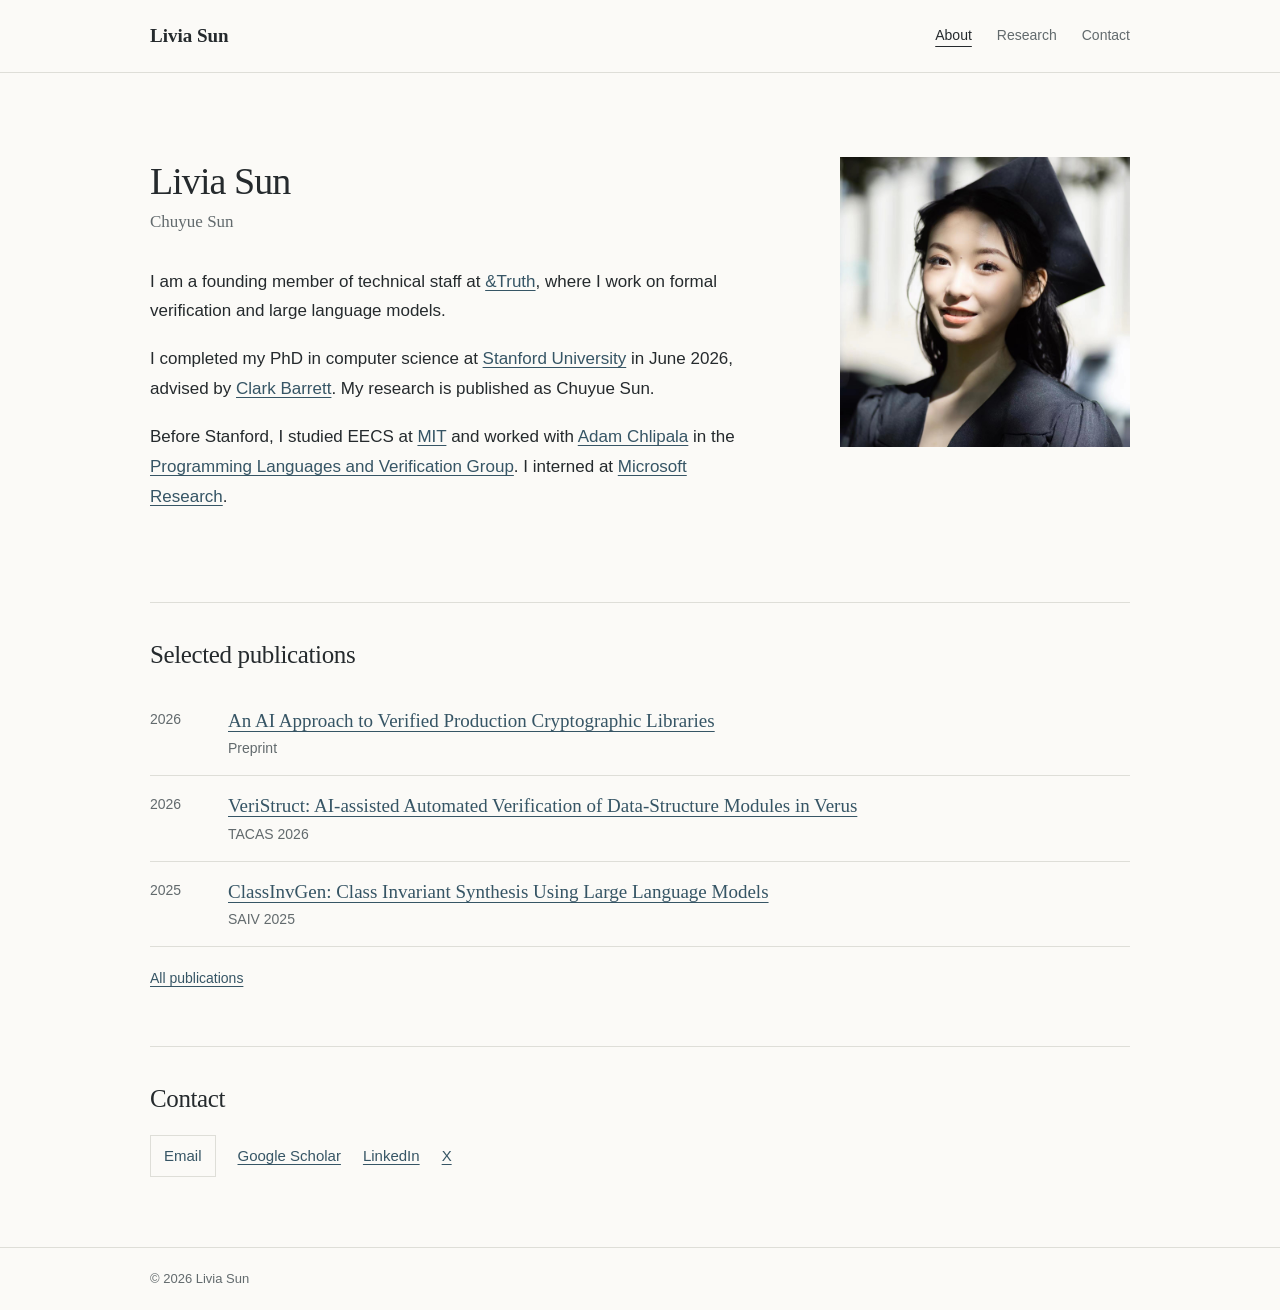
<file: index.html>
<!doctype html>
<html lang="en">
<head>
  <meta charset="utf-8">
  <meta name="viewport" content="width=device-width, initial-scale=1">
  <meta name="description" content="Livia Sun (Chuyue Sun) is a founding member of technical staff at &amp;Truth, working on formal verification and large language models.">
  <meta name="google-site-verification" content="ytzGGrZhYwLzTqrmR_ZGoiq-aJALS6p9JFSgPpPP_lE">
  <link rel="canonical" href="https://chuyuesun.github.io/">
  <title>Livia Sun</title>
  <link rel="stylesheet" href="styles.css?v=20261105">
</head>
<body>
  <a class="skip-link" href="#main">Skip to content</a>
  <header class="site-header">
    <div class="container header-inner">
      <a class="wordmark" href="./">Livia Sun</a>
      <nav aria-label="Main navigation">
        <a aria-current="page" href="./">About</a>
        <a href="research.html">Research</a>
        <a href="#contact">Contact</a>
      </nav>
    </div>
  </header>

  <main id="main" class="container">
    <section class="intro" aria-labelledby="intro-title">
      <div class="intro-copy">
        <h1 id="intro-title">Livia Sun</h1>
        <p class="alternate-name">Chuyue Sun</p>
        <p>I am a founding member of technical staff at <a href="https://andtruth.com/">&amp;Truth</a>, where I work on formal verification and large language models.</p>
        <p>I completed my PhD in computer science at <a href="https://cs.stanford.edu/">Stanford University</a> in June 2026, advised by <a href="https://theory.stanford.edu/~barrett/">Clark Barrett</a>. My research is published as Chuyue Sun.</p>
        <p>Before Stanford, I studied EECS at <a href="https://www.eecs.mit.edu/">MIT</a> and worked with <a href="https://adam.chlipala.net/">Adam Chlipala</a> in the <a href="https://plv.csail.mit.edu/">Programming Languages and Verification Group</a>. I interned at <a href="https://www.microsoft.com/en-us/research/">Microsoft Research</a>.</p>
      </div>
      <img class="portrait" src="assets/profile.jpg" width="1440" height="1440" alt="Portrait of Livia Sun">
    </section>

    <section class="selected" aria-labelledby="selected-title">
      <h2 id="selected-title">Selected publications</h2>
      <ol class="selected-list">
        <li><span class="year">2026</span><div><a href="https://arxiv.org/pdf/2608.00965">An AI Approach to Verified Production Cryptographic Libraries</a><span class="publication-note">Preprint</span></div></li>
        <li><span class="year">2026</span><div><a href="https://arxiv.org/abs/2510.25015">VeriStruct: AI-assisted Automated Verification of Data-Structure Modules in Verus</a><span class="publication-note">TACAS 2026</span></div></li>
        <li><span class="year">2025</span><div><a href="https://link.springer.com/chapter/10.1007/978-3-031-99991-8_4">ClassInvGen: Class Invariant Synthesis Using Large Language Models</a><span class="publication-note">SAIV 2025</span></div></li>
      </ol>
      <p class="more-link"><a href="research.html">All publications</a></p>
    </section>

    <section class="contact" id="contact" aria-labelledby="contact-title">
      <h2 id="contact-title">Contact</h2>
      <div class="social-links">
        <a class="email-button" href="mailto:livia.sun.work@gmail.com">Email</a>
        <a href="https://scholar.google.com/citations?user=ekfD8SYAAAAJ&amp;hl=en&amp;oi=sra">Google Scholar</a>
        <a href="https://www.linkedin.com/in/chuyue-sun/">LinkedIn</a>
        <a href="https://x.com/chuyue_sun">X</a>
      </div>
    </section>
  </main>

  <footer class="site-footer"><div class="container">© 2026 Livia Sun</div></footer>
</body>
</html>
</file>
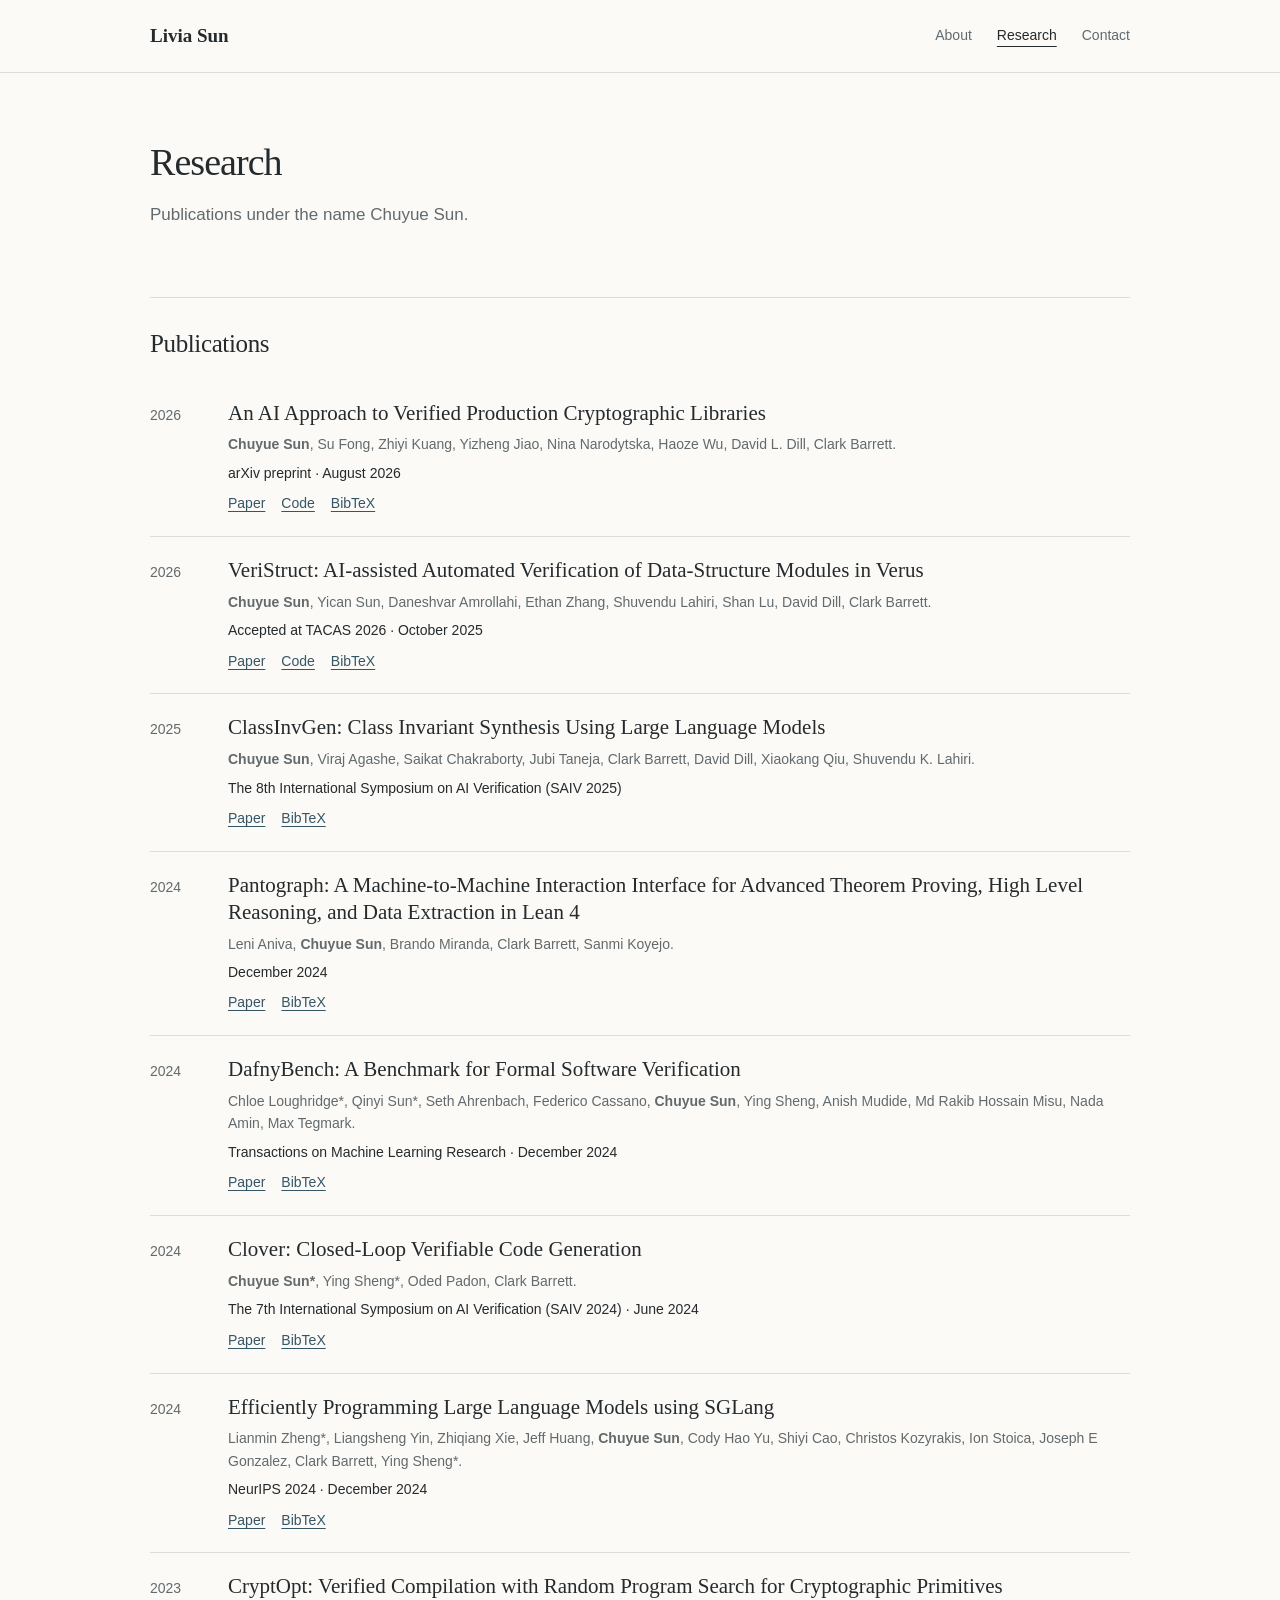
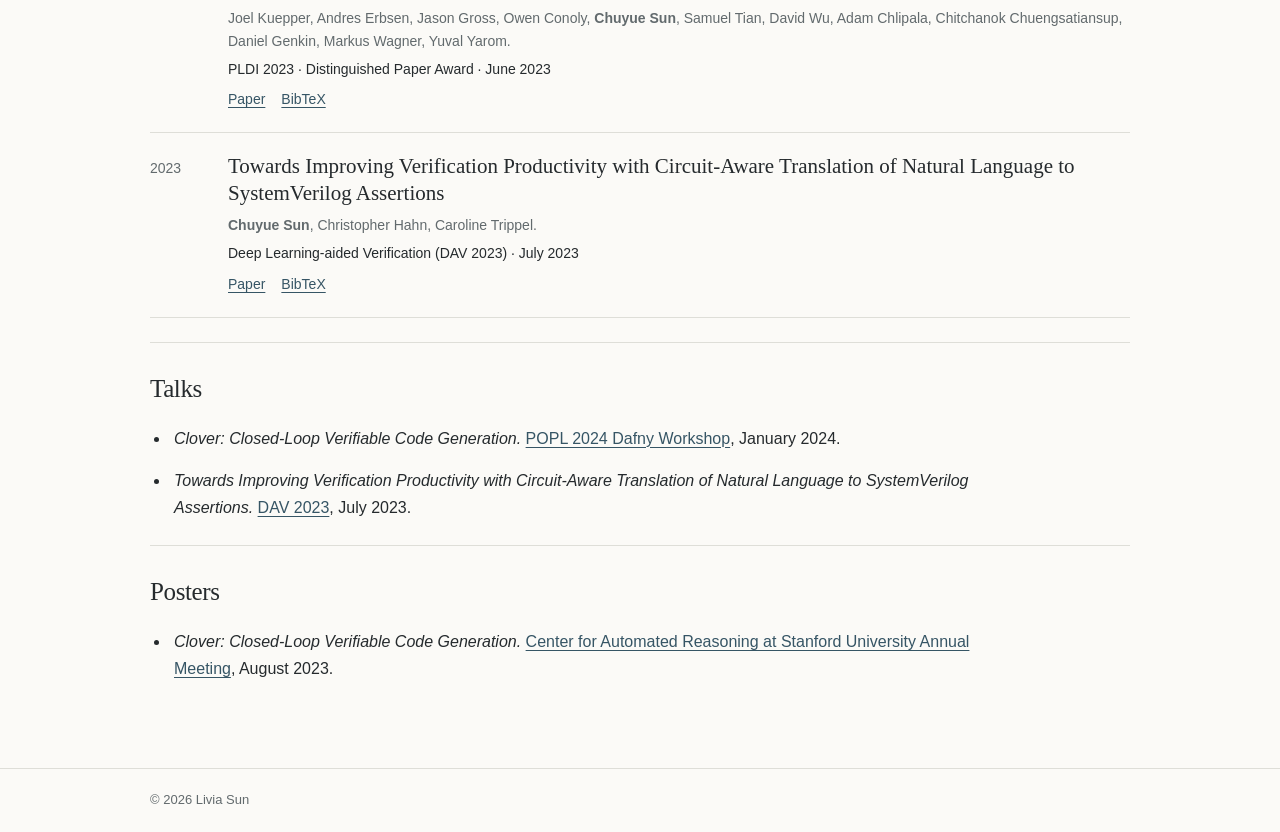
<file: research.html>
<!doctype html>
<html lang="en">
<head>
  <meta charset="utf-8">
  <meta name="viewport" content="width=device-width, initial-scale=1">
  <meta name="description" content="Publications, talks, and posters by Livia Sun, publishing as Chuyue Sun.">
  <link rel="canonical" href="https://chuyuesun.github.io/research.html">
  <title>Research — Livia Sun</title>
  <link rel="stylesheet" href="styles.css?v=20261105">
</head>
<body>
  <a class="skip-link" href="#main">Skip to content</a>
  <header class="site-header"><div class="container header-inner">
    <a class="wordmark" href="./">Livia Sun</a>
    <nav aria-label="Main navigation"><a href="./">About</a><a aria-current="page" href="research.html">Research</a><a href="./#contact">Contact</a></nav>
  </div></header>
  <main id="main" class="container research-layout">
    <div class="page-intro"><h1>Research</h1><p class="lead">Publications under the name Chuyue Sun.</p></div>
    <section class="research-section" aria-labelledby="publications"><h2 id="publications">Publications</h2>
      <article class="publication"><span class="pub-year">2026</span><div><h3>An AI Approach to Verified Production Cryptographic Libraries</h3><p><strong>Chuyue Sun</strong>, Su Fong, Zhiyi Kuang, Yizheng Jiao, Nina Narodytska, Haoze Wu, David L. Dill, Clark Barrett.</p><p class="venue">arXiv preprint · August 2026</p><div class="pub-links"><a href="https://arxiv.org/pdf/2608.00965">Paper</a><a href="https://github.com/ChuyueSun/CryptoProver">Code</a><a href="bibtex/cryptoprover.html">BibTeX</a></div></div></article>
      <article class="publication"><span class="pub-year">2026</span><div><h3>VeriStruct: AI-assisted Automated Verification of Data-Structure Modules in Verus</h3><p><strong>Chuyue Sun</strong>, Yican Sun, Daneshvar Amrollahi, Ethan Zhang, Shuvendu Lahiri, Shan Lu, David Dill, Clark Barrett.</p><p class="venue">Accepted at TACAS 2026 · October 2025</p><div class="pub-links"><a href="https://arxiv.org/abs/2510.25015">Paper</a><a href="https://github.com/ChuyueSun/VeriStruct">Code</a><a href="bibtex/veristruct.html">BibTeX</a></div></div></article>
      <article class="publication"><span class="pub-year">2025</span><div><h3>ClassInvGen: Class Invariant Synthesis Using Large Language Models</h3><p><strong>Chuyue Sun</strong>, Viraj Agashe, Saikat Chakraborty, Jubi Taneja, Clark Barrett, David Dill, Xiaokang Qiu, Shuvendu K. Lahiri.</p><p class="venue">The 8th International Symposium on AI Verification (SAIV 2025)</p><div class="pub-links"><a href="https://link.springer.com/chapter/10.1007/978-3-031-99991-8_4">Paper</a><a href="bibtex/classinvgen.html">BibTeX</a></div></div></article>
      <article class="publication"><span class="pub-year">2024</span><div><h3>Pantograph: A Machine-to-Machine Interaction Interface for Advanced Theorem Proving, High Level Reasoning, and Data Extraction in Lean 4</h3><p>Leni Aniva, <strong>Chuyue Sun</strong>, Brando Miranda, Clark Barrett, Sanmi Koyejo.</p><p class="venue">December 2024</p><div class="pub-links"><a href="https://arxiv.org/abs/2410.16429">Paper</a><a href="bibtex/pantograph.html">BibTeX</a></div></div></article>
      <article class="publication"><span class="pub-year">2024</span><div><h3>DafnyBench: A Benchmark for Formal Software Verification</h3><p>Chloe Loughridge*, Qinyi Sun*, Seth Ahrenbach, Federico Cassano, <strong>Chuyue Sun</strong>, Ying Sheng, Anish Mudide, Md Rakib Hossain Misu, Nada Amin, Max Tegmark.</p><p class="venue">Transactions on Machine Learning Research · December 2024</p><div class="pub-links"><a href="https://arxiv.org/abs/2406.08467">Paper</a><a href="bibtex/dafnybench.html">BibTeX</a></div></div></article>
      <article class="publication"><span class="pub-year">2024</span><div><h3>Clover: Closed-Loop Verifiable Code Generation</h3><p><strong>Chuyue Sun*</strong>, Ying Sheng*, Oded Padon, Clark Barrett.</p><p class="venue">The 7th International Symposium on AI Verification (SAIV 2024) · June 2024</p><div class="pub-links"><a href="https://arxiv.org/abs/2310.17807">Paper</a><a href="bibtex/clover.html">BibTeX</a></div></div></article>
      <article class="publication"><span class="pub-year">2024</span><div><h3>Efficiently Programming Large Language Models using SGLang</h3><p>Lianmin Zheng*, Liangsheng Yin, Zhiqiang Xie, Jeff Huang, <strong>Chuyue Sun</strong>, Cody Hao Yu, Shiyi Cao, Christos Kozyrakis, Ion Stoica, Joseph E Gonzalez, Clark Barrett, Ying Sheng*.</p><p class="venue">NeurIPS 2024 · December 2024</p><div class="pub-links"><a href="https://arxiv.org/abs/2312.07104">Paper</a><a href="bibtex/sgl.html">BibTeX</a></div></div></article>
      <article class="publication"><span class="pub-year">2023</span><div><h3>CryptOpt: Verified Compilation with Random Program Search for Cryptographic Primitives</h3><p>Joel Kuepper, Andres Erbsen, Jason Gross, Owen Conoly, <strong>Chuyue Sun</strong>, Samuel Tian, David Wu, Adam Chlipala, Chitchanok Chuengsatiansup, Daniel Genkin, Markus Wagner, Yuval Yarom.</p><p class="venue">PLDI 2023 · Distinguished Paper Award · June 2023</p><div class="pub-links"><a href="https://arxiv.org/abs/2211.10665">Paper</a><a href="bibtex/cryptopt.html">BibTeX</a></div></div></article>
      <article class="publication"><span class="pub-year">2023</span><div><h3>Towards Improving Verification Productivity with Circuit-Aware Translation of Natural Language to SystemVerilog Assertions</h3><p><strong>Chuyue Sun</strong>, Christopher Hahn, Caroline Trippel.</p><p class="venue">Deep Learning-aided Verification (DAV 2023) · July 2023</p><div class="pub-links"><a href="https://openreview.net/forum?id=FKH8qCuM44">Paper</a><a href="bibtex/nl2spec.html">BibTeX</a></div></div></article>
    </section>
    <section class="research-section" aria-labelledby="talks"><h2 id="talks">Talks</h2><ul class="small-list"><li><em>Clover: Closed-Loop Verifiable Code Generation.</em> <a href="https://popl24.sigplan.org/details/dafny-2024-papers/1/CLOVER-Closed-Loop-Verifiable-Code-Generation">POPL 2024 Dafny Workshop</a>, January 2024.</li><li><em>Towards Improving Verification Productivity with Circuit-Aware Translation of Natural Language to SystemVerilog Assertions.</em> <a href="https://dav-workshop.github.io/">DAV 2023</a>, July 2023.</li></ul></section>
    <section class="research-section" aria-labelledby="posters"><h2 id="posters">Posters</h2><ul class="small-list"><li><em>Clover: Closed-Loop Verifiable Code Generation.</em> <a href="https://centaur.stanford.edu/event_centaur_2023.html">Center for Automated Reasoning at Stanford University Annual Meeting</a>, August 2023.</li></ul></section>
  </main>
  <footer class="site-footer"><div class="container">© 2026 Livia Sun</div></footer>
</body>
</html>
</file>
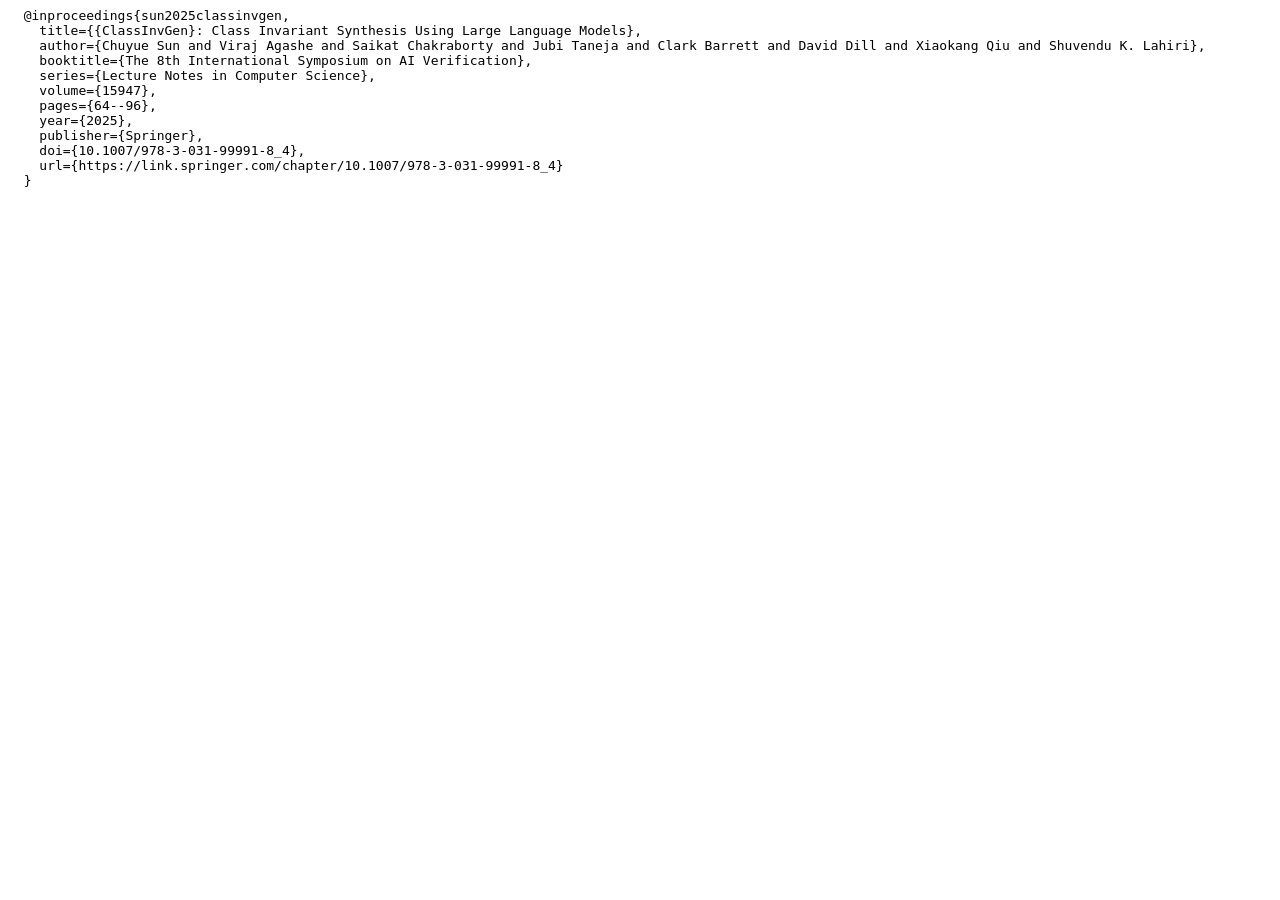
<file: bibtex/classinvgen.html>
<html><head><meta http-equiv="Content-Type" content="text/html; charset=windows-1252"></head><body><pre>
  @inproceedings{sun2025classinvgen,
    title={{ClassInvGen}: Class Invariant Synthesis Using Large Language Models},
    author={Chuyue Sun and Viraj Agashe and Saikat Chakraborty and Jubi Taneja and Clark Barrett and David Dill and Xiaokang Qiu and Shuvendu K. Lahiri},
    booktitle={The 8th International Symposium on AI Verification},
    series={Lecture Notes in Computer Science},
    volume={15947},
    pages={64--96},
    year={2025},
    publisher={Springer},
    doi={10.1007/978-3-031-99991-8_4},
    url={https://link.springer.com/chapter/10.1007/978-3-031-99991-8_4}
  }
    </pre>
    </body></html>
</file>
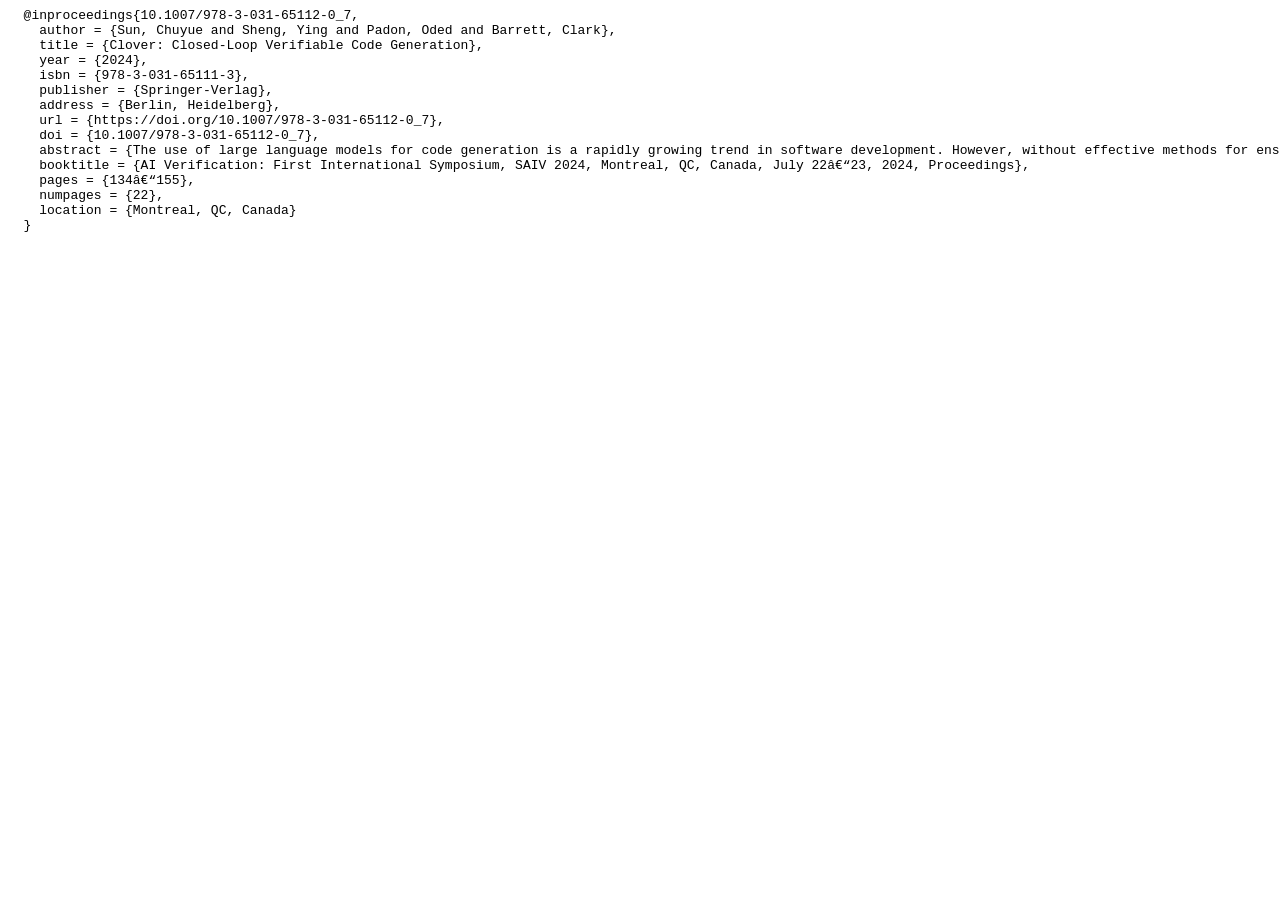
<file: bibtex/clover.html>
<html><head><meta http-equiv="Content-Type" content="text/html; charset=windows-1252"></head><body><pre>
  @inproceedings{10.1007/978-3-031-65112-0_7,
    author = {Sun, Chuyue and Sheng, Ying and Padon, Oded and Barrett, Clark},
    title = {Clover: Closed-Loop Verifiable Code Generation},
    year = {2024},
    isbn = {978-3-031-65111-3},
    publisher = {Springer-Verlag},
    address = {Berlin, Heidelberg},
    url = {https://doi.org/10.1007/978-3-031-65112-0_7},
    doi = {10.1007/978-3-031-65112-0_7},
    abstract = {The use of large language models for code generation is a rapidly growing trend in software development. However, without effective methods for ensuring the correctness of generated code, this trend could lead to undesirable outcomes. In this paper, we introduce a new approach for addressing this challenge: the Clover paradigm, short for Closed-Loop Verifiable Code Generation, which uses consistency checking to provide a strong filter for incorrect code. Clover performs consistency checks among code, docstrings, and formal annotations. The checker is implemented using a novel integration of formal verification tools and large language models. We provide a theoretical analysis to support our thesis that Clover should be effective at consistency checking. We also empirically investigate its performance on a hand-designed dataset (CloverBench) featuring annotated Dafny programs at a textbook level of difficulty. Experimental results show that for this dataset: (i) LLMs are reasonably successful at automatically generating formal specifications; and (ii) our consistency checker achieves a promising acceptance rate (up to 87\%) for correct instances while maintaining zero tolerance for adversarial incorrect ones (no false positives). Clover also discovered 6 incorrect programs in the existing human-written dataset MBPP-DFY-50.},
    booktitle = {AI Verification: First International Symposium, SAIV 2024, Montreal, QC, Canada, July 22–23, 2024, Proceedings},
    pages = {134–155},
    numpages = {22},
    location = {Montreal, QC, Canada}
  }
    </pre>
    </body></html>
</file>
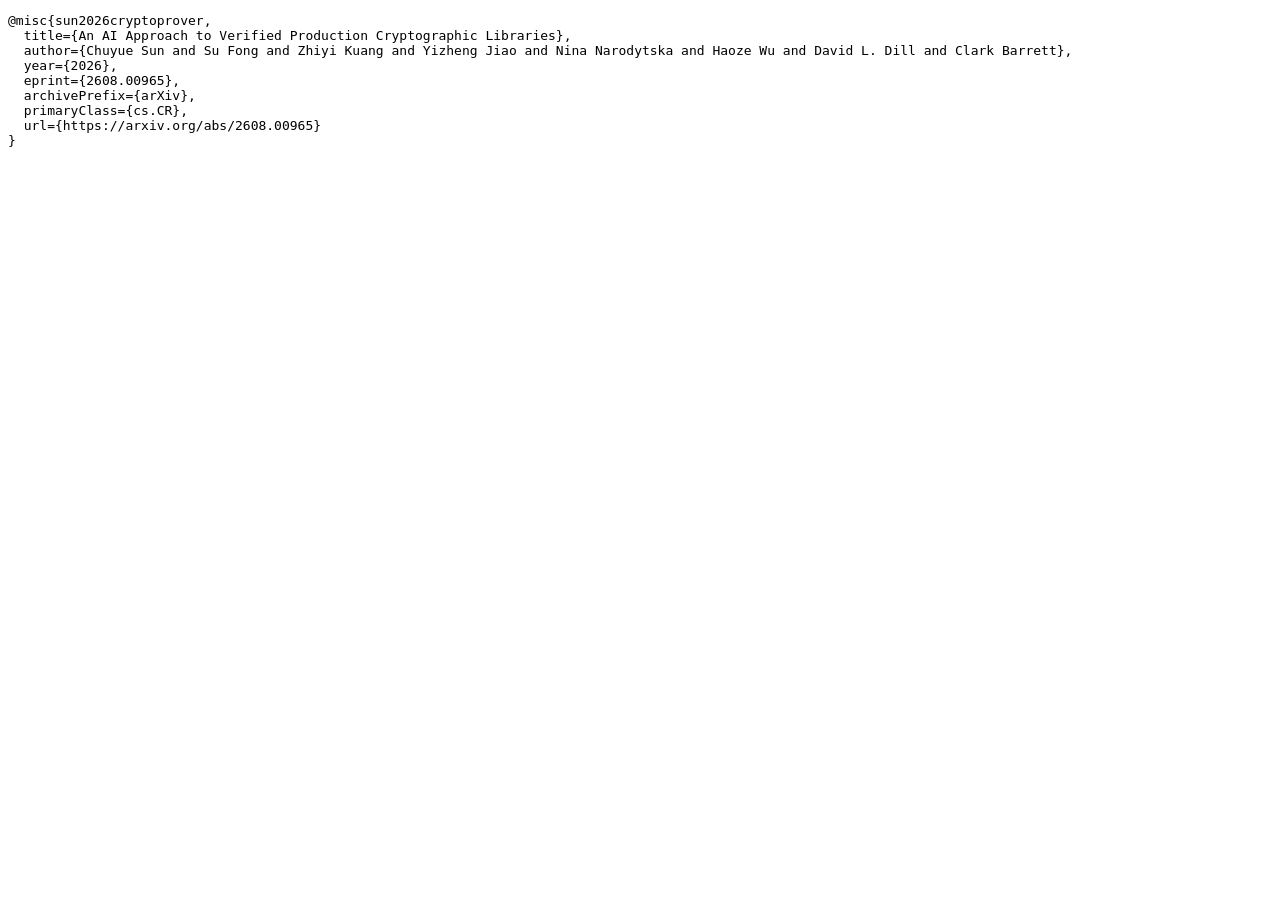
<file: bibtex/cryptoprover.html>
<!doctype html>
<html lang="en"><head><meta charset="utf-8"><meta name="viewport" content="width=device-width, initial-scale=1"><title>CryptoProver BibTeX</title></head><body><pre>
@misc{sun2026cryptoprover,
  title={An AI Approach to Verified Production Cryptographic Libraries},
  author={Chuyue Sun and Su Fong and Zhiyi Kuang and Yizheng Jiao and Nina Narodytska and Haoze Wu and David L. Dill and Clark Barrett},
  year={2026},
  eprint={2608.00965},
  archivePrefix={arXiv},
  primaryClass={cs.CR},
  url={https://arxiv.org/abs/2608.00965}
}
</pre></body></html>
</file>
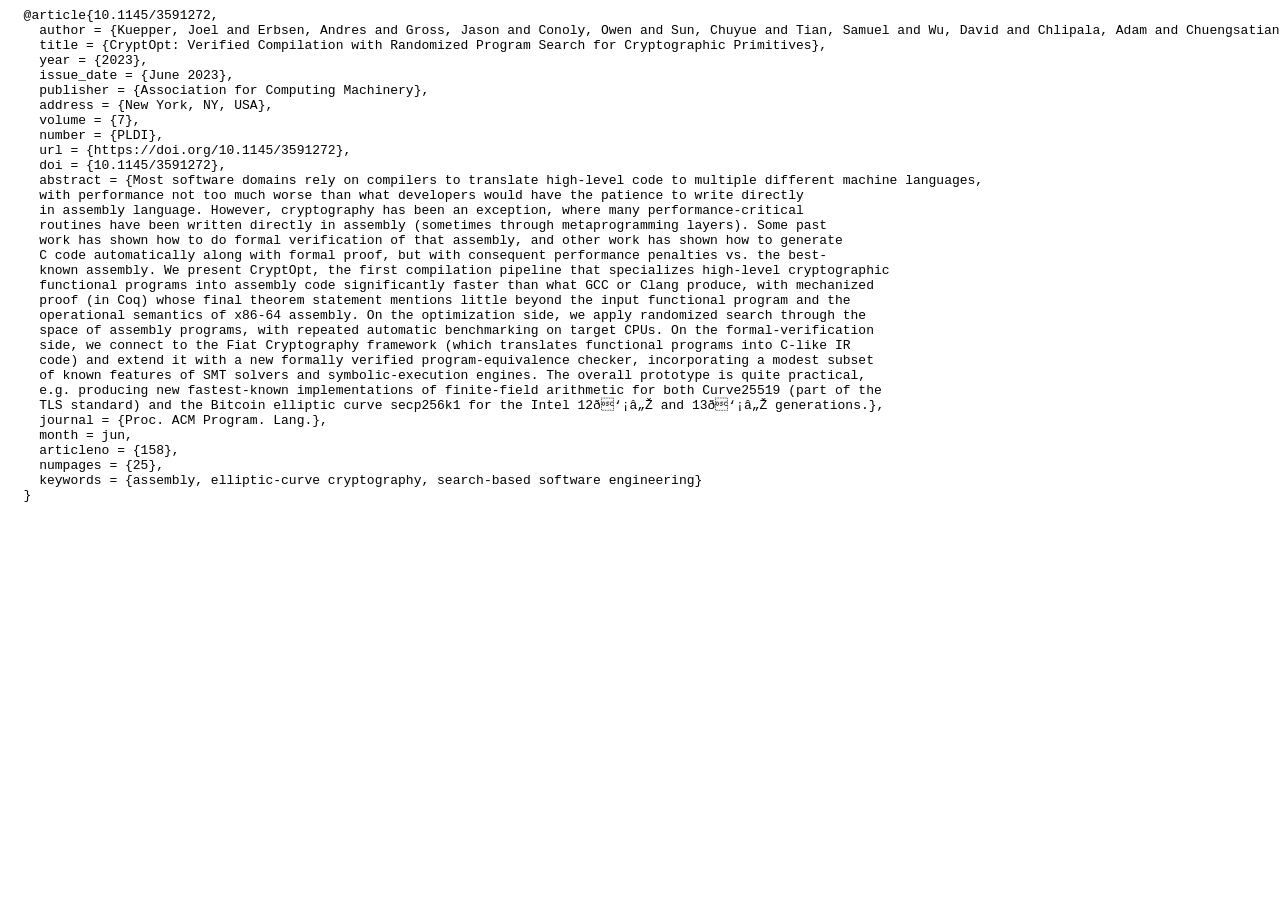
<file: bibtex/cryptopt.html>
<html><head><meta http-equiv="Content-Type" content="text/html; charset=windows-1252"></head><body><pre>
  @article{10.1145/3591272,
    author = {Kuepper, Joel and Erbsen, Andres and Gross, Jason and Conoly, Owen and Sun, Chuyue and Tian, Samuel and Wu, David and Chlipala, Adam and Chuengsatiansup, Chitchanok and Genkin, Daniel and Wagner, Markus and Yarom, Yuval},
    title = {CryptOpt: Verified Compilation with Randomized Program Search for Cryptographic Primitives},
    year = {2023},
    issue_date = {June 2023},
    publisher = {Association for Computing Machinery},
    address = {New York, NY, USA},
    volume = {7},
    number = {PLDI},
    url = {https://doi.org/10.1145/3591272},
    doi = {10.1145/3591272},
    abstract = {Most software domains rely on compilers to translate high-level code to multiple different machine languages,  
    with performance not too much worse than what developers would have the patience to write directly  
    in assembly language. However, cryptography has been an exception, where many performance-critical  
    routines have been written directly in assembly (sometimes through metaprogramming layers). Some past  
    work has shown how to do formal verification of that assembly, and other work has shown how to generate  
    C code automatically along with formal proof, but with consequent performance penalties vs. the best-  
    known assembly. We present CryptOpt, the first compilation pipeline that specializes high-level cryptographic  
    functional programs into assembly code significantly faster than what GCC or Clang produce, with mechanized  
    proof (in Coq) whose final theorem statement mentions little beyond the input functional program and the  
    operational semantics of x86-64 assembly. On the optimization side, we apply randomized search through the  
    space of assembly programs, with repeated automatic benchmarking on target CPUs. On the formal-verification  
    side, we connect to the Fiat Cryptography framework (which translates functional programs into C-like IR  
    code) and extend it with a new formally verified program-equivalence checker, incorporating a modest subset  
    of known features of SMT solvers and symbolic-execution engines. The overall prototype is quite practical,  
    e.g. producing new fastest-known implementations of finite-field arithmetic for both Curve25519 (part of the  
    TLS standard) and the Bitcoin elliptic curve secp256k1 for the Intel 12𝑡ℎ and 13𝑡ℎ generations.},
    journal = {Proc. ACM Program. Lang.},
    month = jun,
    articleno = {158},
    numpages = {25},
    keywords = {assembly, elliptic-curve cryptography, search-based software engineering}
  }
  </pre>
  </body></html>
</file>
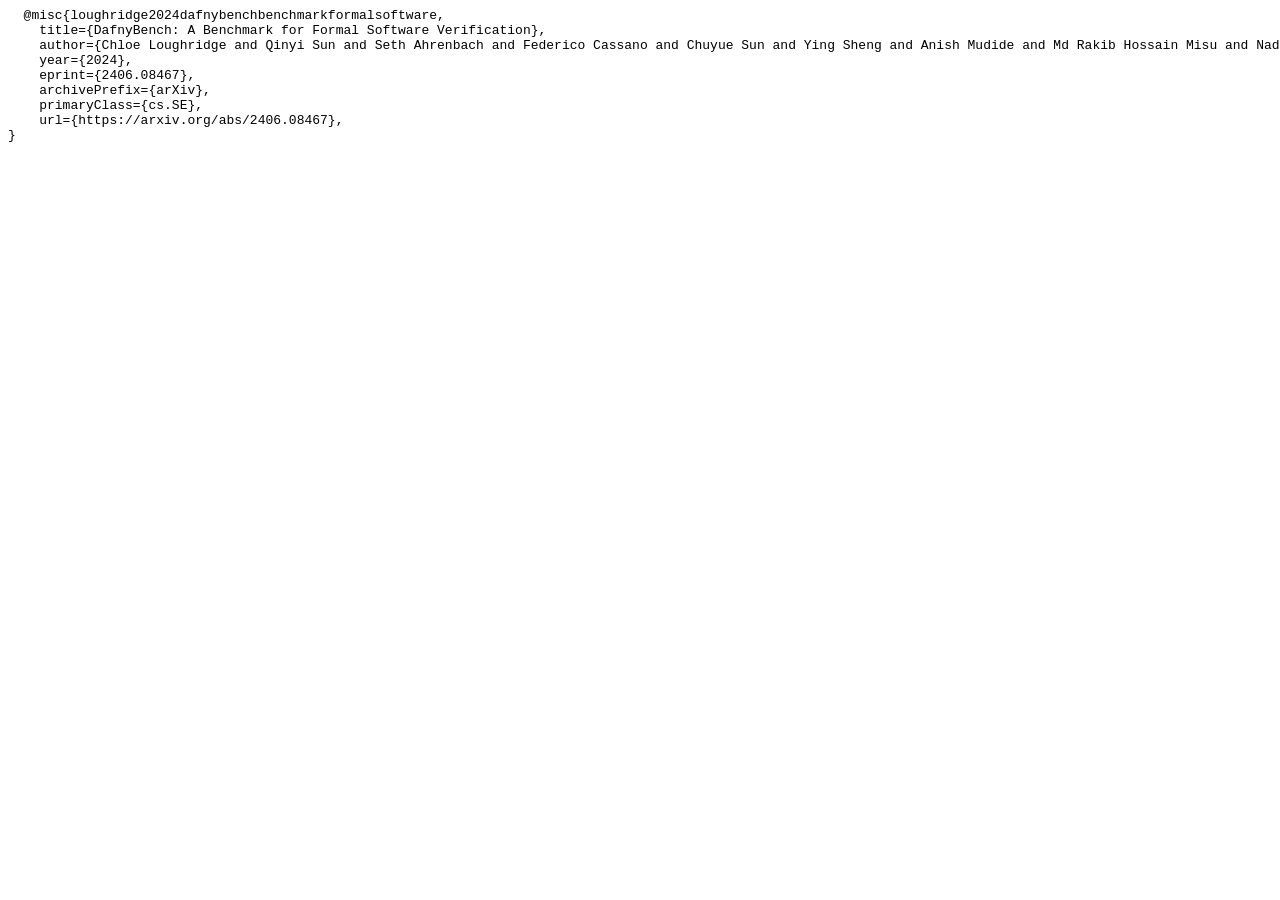
<file: bibtex/dafnybench.html>
<html><head><meta http-equiv="Content-Type" content="text/html; charset=windows-1252"></head><body><pre>
  @misc{loughridge2024dafnybenchbenchmarkformalsoftware,
    title={DafnyBench: A Benchmark for Formal Software Verification}, 
    author={Chloe Loughridge and Qinyi Sun and Seth Ahrenbach and Federico Cassano and Chuyue Sun and Ying Sheng and Anish Mudide and Md Rakib Hossain Misu and Nada Amin and Max Tegmark},
    year={2024},
    eprint={2406.08467},
    archivePrefix={arXiv},
    primaryClass={cs.SE},
    url={https://arxiv.org/abs/2406.08467}, 
}
    </pre>
    </body></html>
</file>
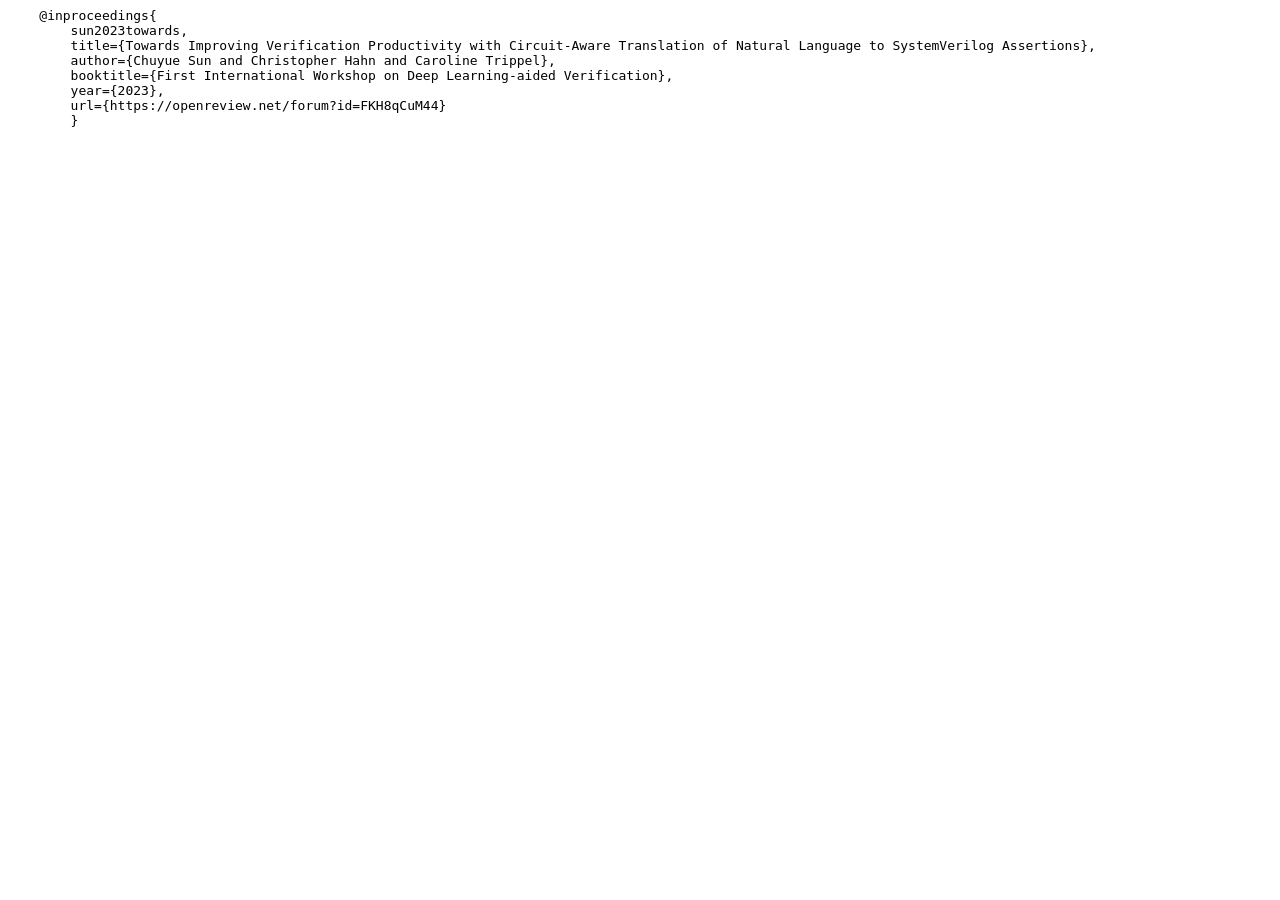
<file: bibtex/nl2spec.html>
<html><head><meta http-equiv="Content-Type" content="text/html; charset=windows-1252"></head><body><pre>
    @inproceedings{
        sun2023towards,
        title={Towards Improving Verification Productivity with Circuit-Aware Translation of Natural Language to SystemVerilog Assertions},
        author={Chuyue Sun and Christopher Hahn and Caroline Trippel},
        booktitle={First International Workshop on Deep Learning-aided Verification},
        year={2023},
        url={https://openreview.net/forum?id=FKH8qCuM44}
        }
    </pre>
    </body></html>
</file>
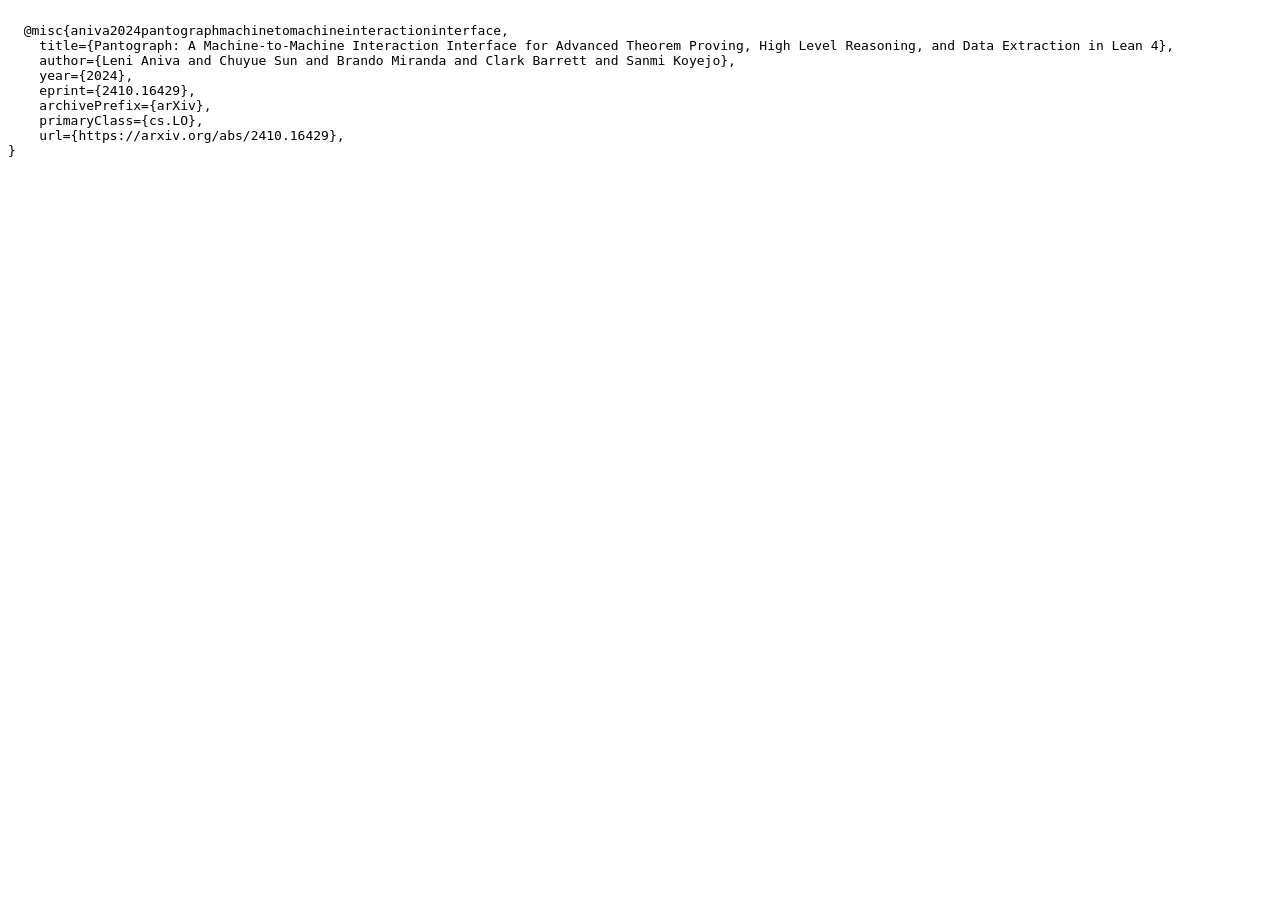
<file: bibtex/pantograph.html>
<html><head><meta http-equiv="Content-Type" content="text/html; charset=windows-1252"></head><body><pre>

  @misc{aniva2024pantographmachinetomachineinteractioninterface,
    title={Pantograph: A Machine-to-Machine Interaction Interface for Advanced Theorem Proving, High Level Reasoning, and Data Extraction in Lean 4}, 
    author={Leni Aniva and Chuyue Sun and Brando Miranda and Clark Barrett and Sanmi Koyejo},
    year={2024},
    eprint={2410.16429},
    archivePrefix={arXiv},
    primaryClass={cs.LO},
    url={https://arxiv.org/abs/2410.16429}, 
}
    </pre>
    </body></html>
</file>
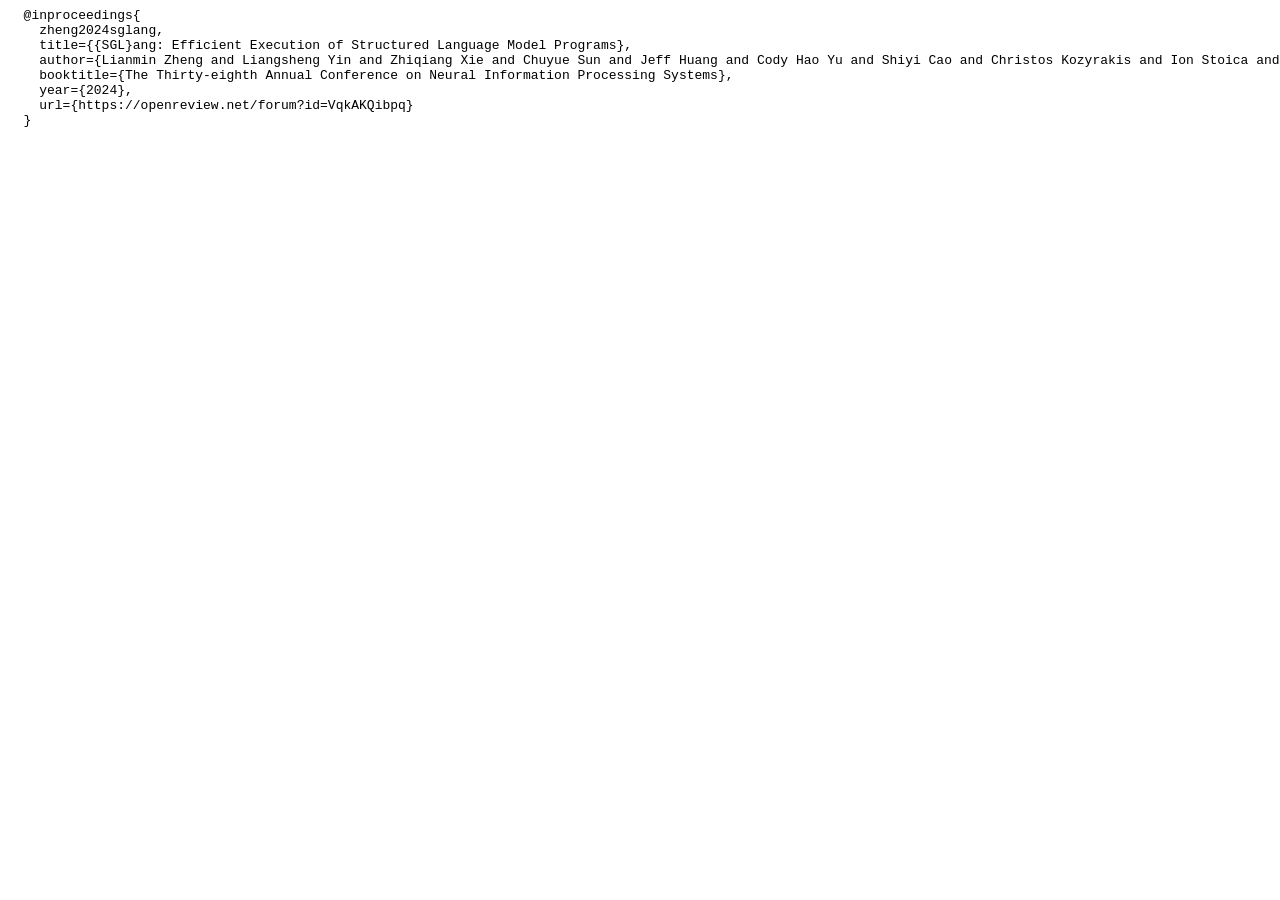
<file: bibtex/sgl.html>
<html><head><meta http-equiv="Content-Type" content="text/html; charset=windows-1252"></head><body><pre>
  @inproceedings{
    zheng2024sglang,
    title={{SGL}ang: Efficient Execution of Structured Language Model Programs},
    author={Lianmin Zheng and Liangsheng Yin and Zhiqiang Xie and Chuyue Sun and Jeff Huang and Cody Hao Yu and Shiyi Cao and Christos Kozyrakis and Ion Stoica and Joseph E. Gonzalez and Clark Barrett and Ying Sheng},
    booktitle={The Thirty-eighth Annual Conference on Neural Information Processing Systems},
    year={2024},
    url={https://openreview.net/forum?id=VqkAKQibpq}
  }
    </pre>
    </body></html>
</file>
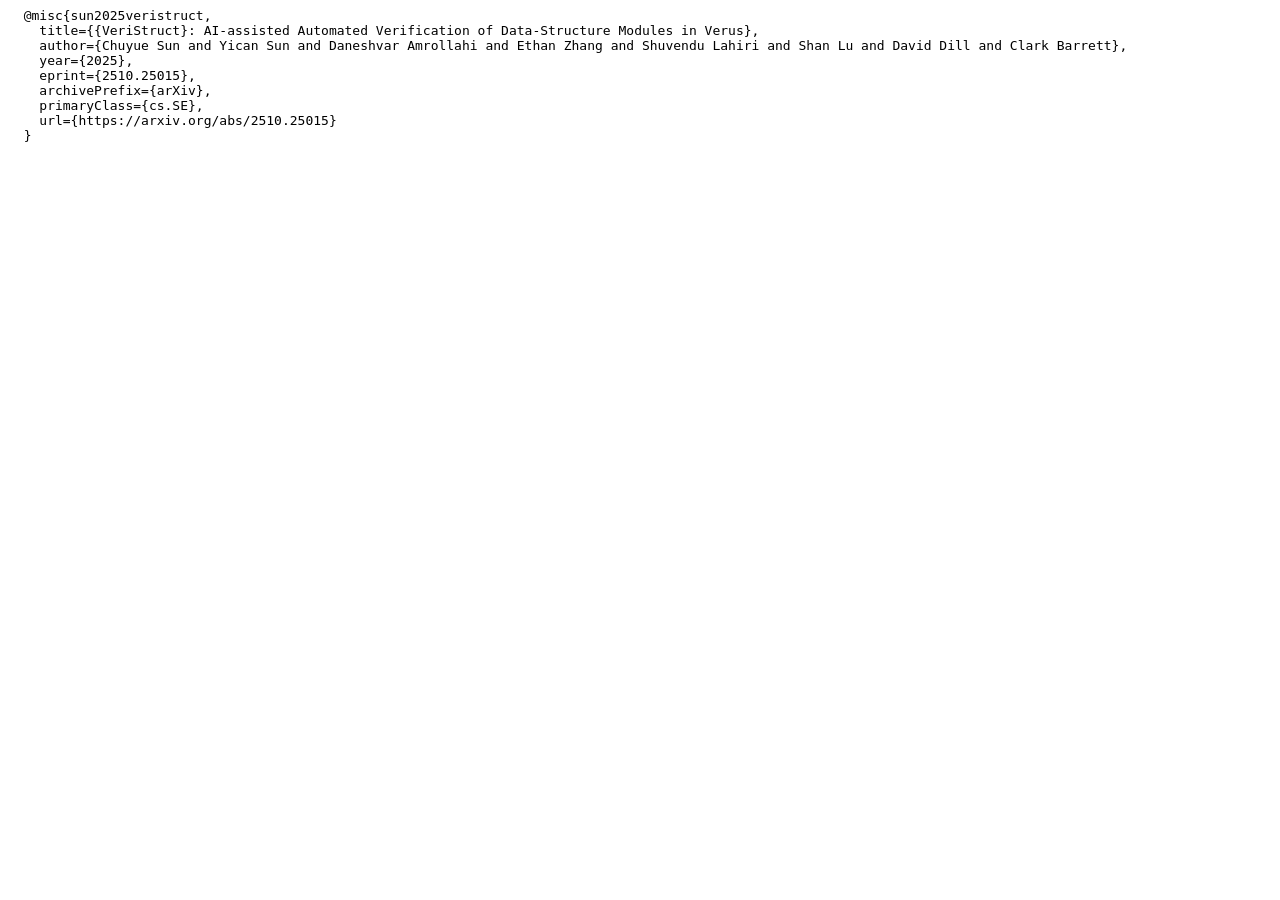
<file: bibtex/veristruct.html>
<html><head><meta http-equiv="Content-Type" content="text/html; charset=windows-1252"></head><body><pre>
  @misc{sun2025veristruct,
    title={{VeriStruct}: AI-assisted Automated Verification of Data-Structure Modules in Verus},
    author={Chuyue Sun and Yican Sun and Daneshvar Amrollahi and Ethan Zhang and Shuvendu Lahiri and Shan Lu and David Dill and Clark Barrett},
    year={2025},
    eprint={2510.25015},
    archivePrefix={arXiv},
    primaryClass={cs.SE},
    url={https://arxiv.org/abs/2510.25015}
  }
    </pre>
    </body></html>
</file>
<file: styles.css>
:root {
  color-scheme: light;
  --ink: #252a2d;
  --muted: #626a6d;
  --paper: #fbfaf7;
  --line: #deded8;
  --link: #365565;
}

* { box-sizing: border-box; }
html { scroll-behavior: smooth; }
body {
  margin: 0;
  background: var(--paper);
  color: var(--ink);
  font: 16px/1.7 -apple-system, BlinkMacSystemFont, "Segoe UI", Arial, sans-serif;
}
a { color: var(--link); text-underline-offset: .2em; text-decoration-thickness: 1px; }
a:hover { color: #8a4d3a; }
a:focus-visible { outline: 2px solid var(--link); outline-offset: 4px; }
.container { width: min(980px, calc(100% - 48px)); margin-inline: auto; }
.skip-link { position: absolute; left: 16px; top: -100px; padding: 8px 12px; background: var(--ink); color: white; }
.skip-link:focus { top: 12px; }

.site-header { border-bottom: 1px solid var(--line); }
.header-inner { min-height: 72px; display: flex; align-items: center; justify-content: space-between; gap: 24px; }
.wordmark { color: var(--ink); font-family: Georgia, "Times New Roman", serif; font-size: 19px; font-weight: 700; text-decoration: none; white-space: nowrap; }
nav { display: flex; gap: 25px; align-items: center; font-size: 14px; }
nav a { color: var(--muted); text-decoration: none; }
nav a[aria-current], nav a:hover { color: var(--ink); }
nav a[aria-current] { text-decoration: underline; text-underline-offset: 6px; }

h1, h2, h3, p { margin-top: 0; }
h1, h2, h3 { font-family: Georgia, "Times New Roman", serif; font-weight: 400; line-height: 1.28; }
h1 { font-size: 38px; letter-spacing: -.025em; }
h2 { font-size: 25px; letter-spacing: -.015em; }
h3 { font-size: 21px; }

.intro { display: grid; grid-template-columns: minmax(0, 1fr) 290px; gap: 68px; align-items: start; padding-block: 84px 72px; }
.intro h1 { margin-bottom: 2px; }
.alternate-name { color: var(--muted); font-family: Georgia, "Times New Roman", serif; font-size: 17px; margin-bottom: 30px; }
.intro-copy > p:not(.alternate-name) { max-width: 590px; font-size: 17px; line-height: 1.76; margin-bottom: 18px; }
.portrait { display: block; width: 100%; height: auto; aspect-ratio: 1; object-fit: cover; }

.selected, .contact { border-top: 1px solid var(--line); padding-block: 36px 55px; }
.selected h2, .contact h2 { margin-bottom: 20px; }
.selected-list { list-style: none; padding: 0; margin: 0; }
.selected-list li { display: grid; grid-template-columns: 60px 1fr; gap: 18px; padding: 16px 0; border-bottom: 1px solid var(--line); line-height: 1.5; }
.selected-list .year { color: var(--muted); font-size: 14px; padding-top: 2px; }
.selected-list a { font-family: Georgia, "Times New Roman", serif; font-size: 19px; }
.publication-note { display: block; color: var(--muted); font-size: 14px; margin-top: 3px; }
.more-link { font-size: 14px; margin: 20px 0 0; }
.contact { padding-bottom: 70px; }
.social-links { display: flex; gap: 22px; align-items: center; flex-wrap: wrap; font-size: 15px; }
.email-button { display: inline-block; border: 1px solid var(--line); padding: 7px 13px; text-decoration: none; }
.site-footer { border-top: 1px solid var(--line); color: var(--muted); font-size: 13px; padding-block: 20px; }

.page-intro { padding: 65px 0 26px; max-width: 760px; }
.page-intro .eyebrow { display: none; }
.page-intro h1 { margin: 0 0 14px; }
.page-intro .lead { color: var(--muted); font-size: 17px; line-height: 1.7; }
.research-layout { padding-bottom: 70px; }
.research-section { border-top: 1px solid var(--line); padding-top: 30px; margin-top: 24px; }
.research-section h2 { margin-bottom: 20px; }
.publication { display: grid; grid-template-columns: 60px 1fr; gap: 18px; padding: 20px 0; border-bottom: 1px solid var(--line); }
.pub-year { color: var(--muted); font-size: 14px; padding-top: 4px; }
.publication h3 { margin: 0 0 7px; }
.publication p { color: var(--muted); font-size: 14px; line-height: 1.6; margin: 0 0 6px; }
.publication .venue { color: var(--ink); }
.pub-links { display: flex; flex-wrap: wrap; gap: 16px; margin-top: 8px; font-size: 14px; }
.small-list { padding-left: 20px; max-width: 820px; }
.small-list li { margin-bottom: 15px; padding-left: 4px; }

@media (max-width: 700px) {
  .intro { grid-template-columns: 1fr; gap: 28px; padding-block: 46px 55px; }
  .portrait { width: min(300px, 100%); }
}
@media (max-width: 480px) {
  .container { width: calc(100% - 32px); }
  .header-inner { min-height: 64px; gap: 12px; }
  .wordmark { font-size: 17px; }
  nav { gap: 15px; font-size: 13px; }
  h1 { font-size: 32px; }
  h2 { font-size: 23px; }
  .intro-copy > p:not(.alternate-name) { font-size: 16px; }
  .selected-list li, .publication { grid-template-columns: 1fr; gap: 2px; }
  .selected-list .year, .pub-year { padding-top: 0; }
  .page-intro { padding-top: 45px; }
}
@media (prefers-reduced-motion: reduce) { html { scroll-behavior: auto; } }
</file>
